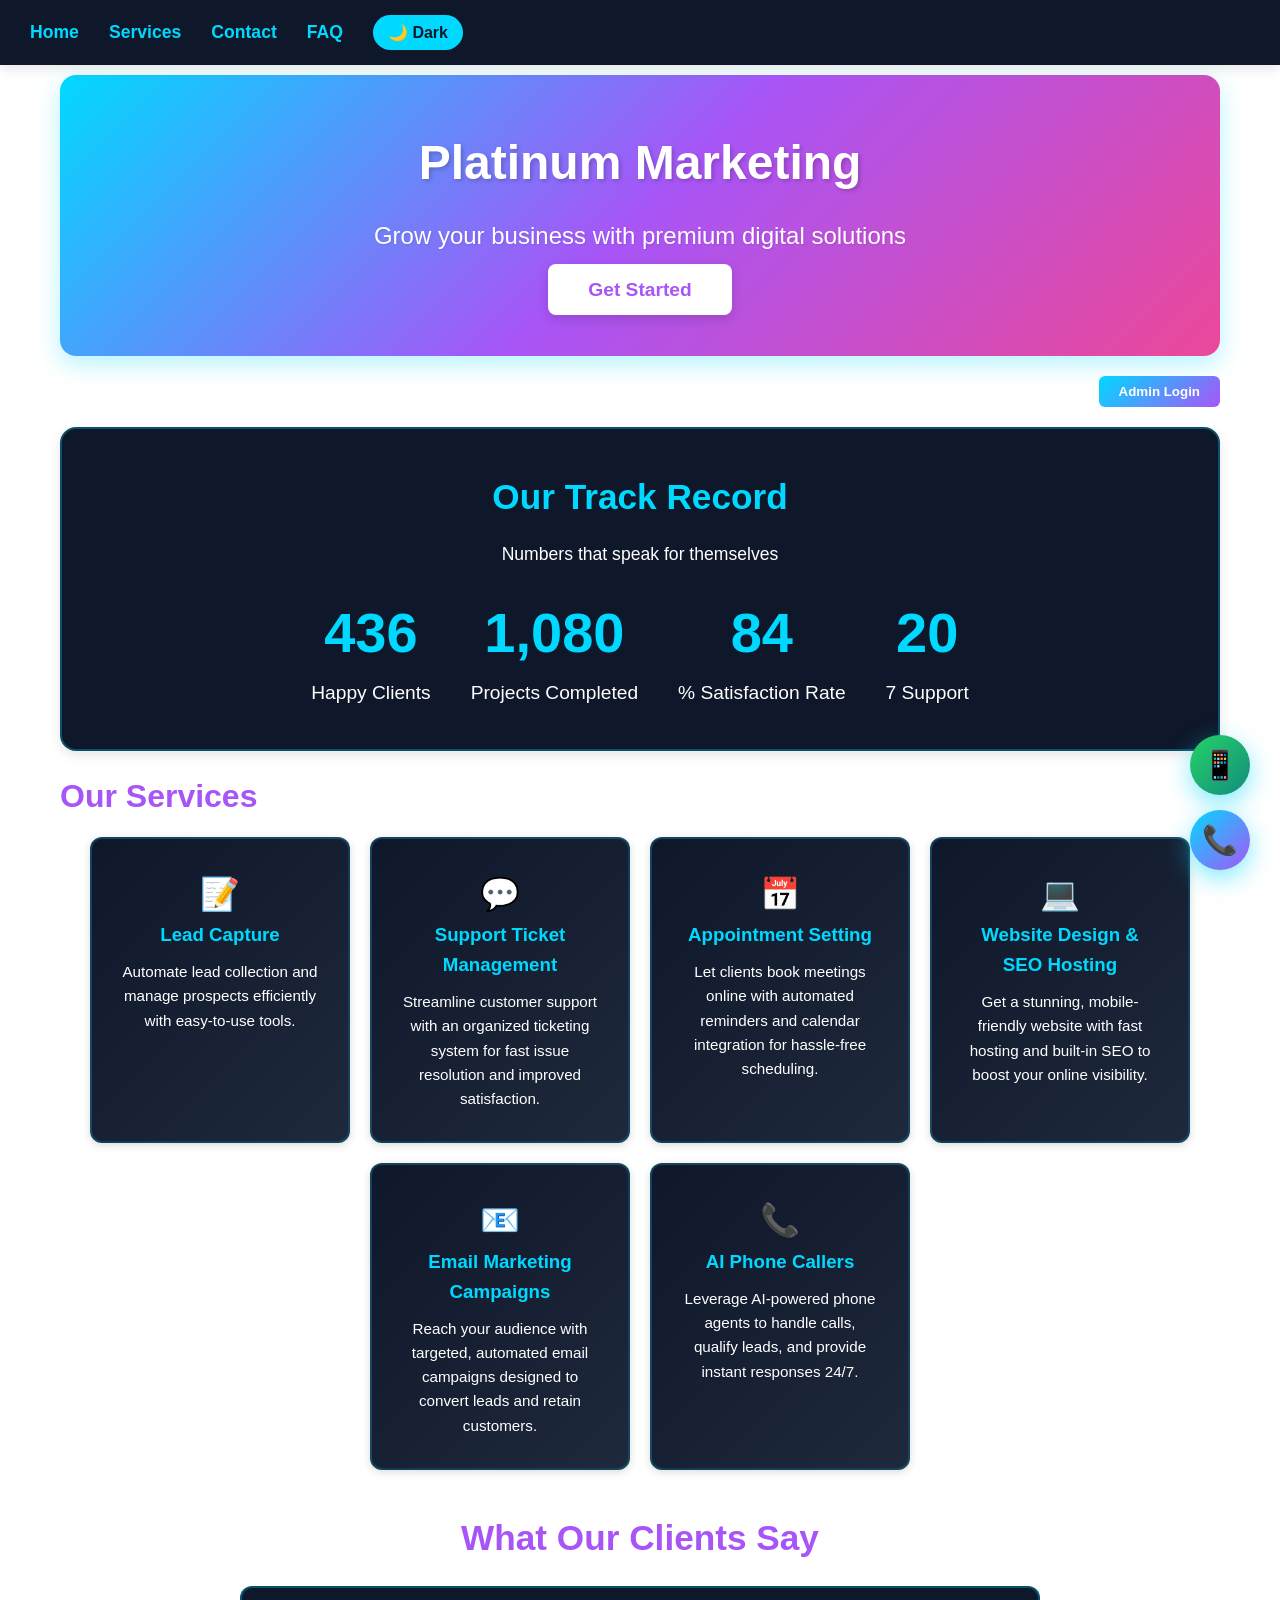
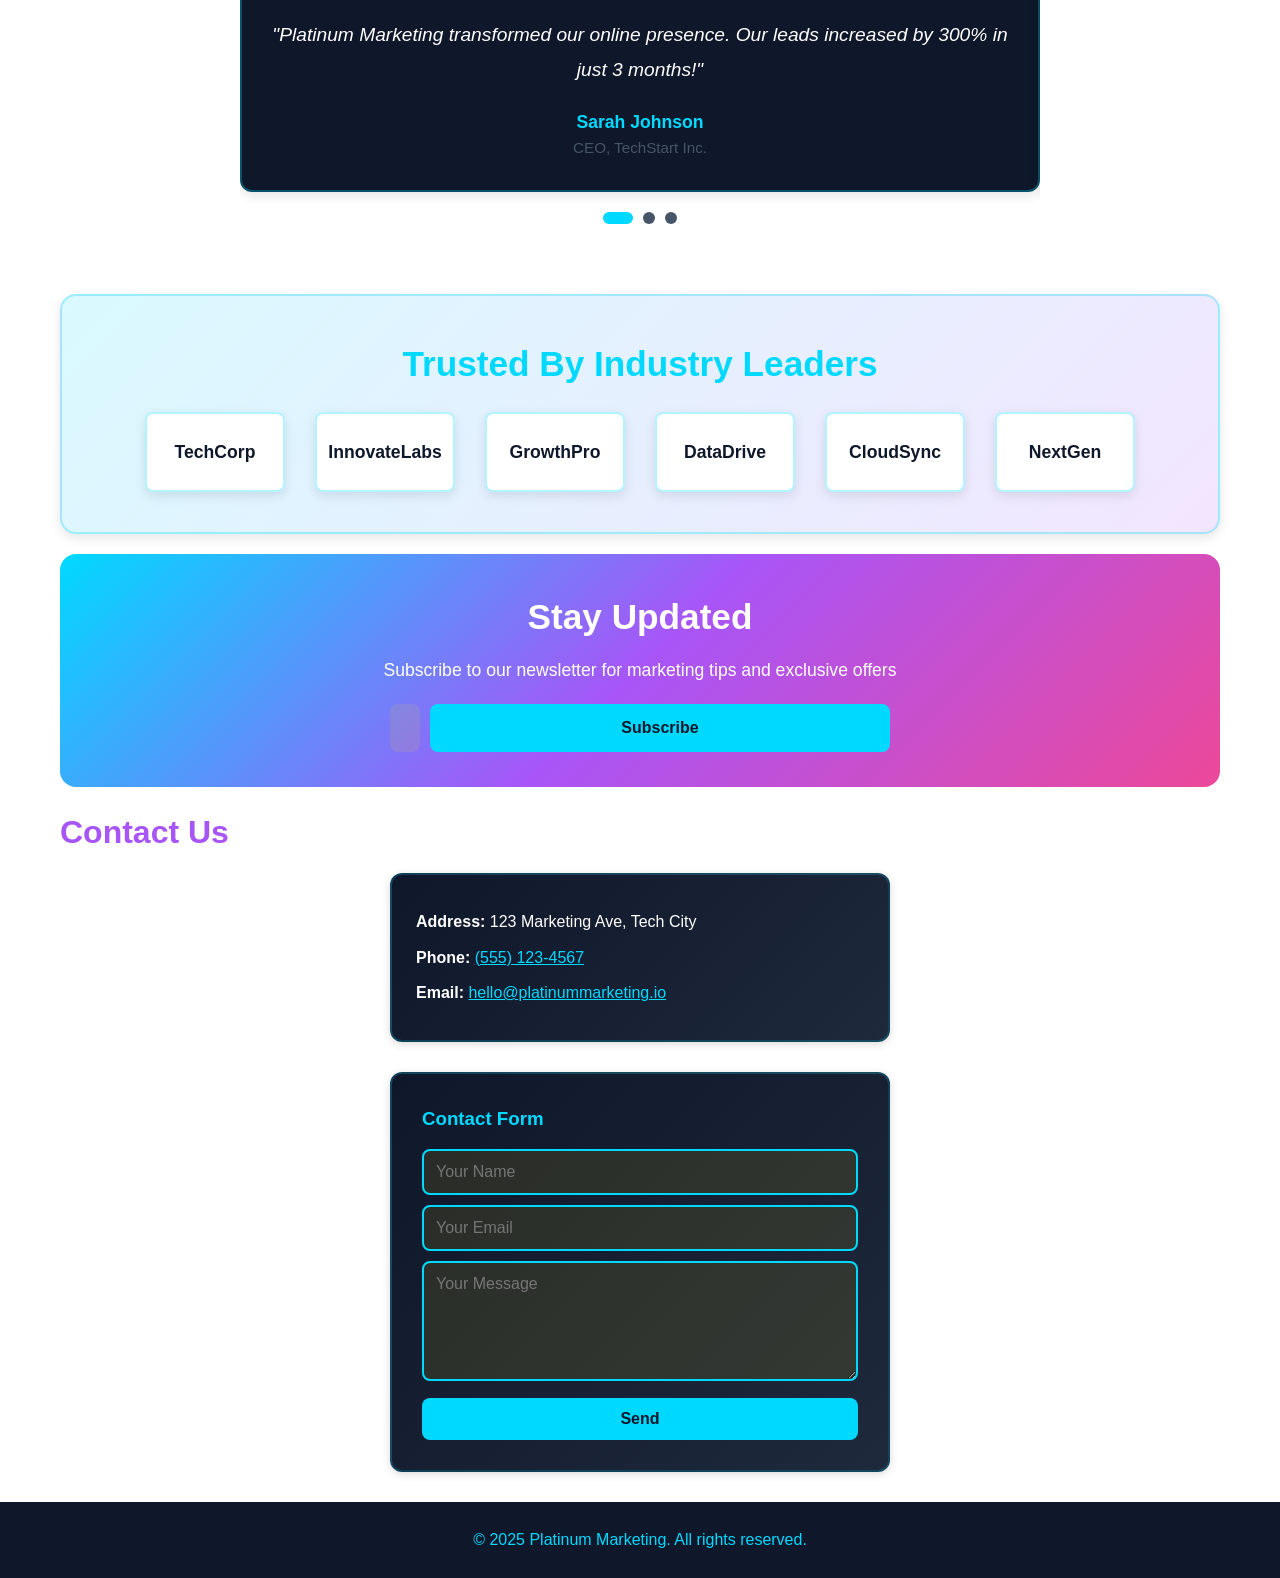
<file: index.html>
<!DOCTYPE html>
<html lang="en">
<head>
    <meta charset="UTF-8">
    <meta name="viewport" content="width=device-width, initial-scale=1.0">
    <title>Platinum Marketing</title>
    <link rel="stylesheet" href="style.css">
</head>
<body>
    <!-- Scroll Progress Bar -->
    <div id="scroll-progress"></div>
    
    <header>
        <nav>
            <ul>
                <li><a href="#home">Home</a></li>
                <li><a href="#services">Services</a></li>
                <li><a href="#contact">Contact</a></li>
                <li><a href="faq.html">FAQ</a></li>
                <li><button id="theme-toggle" onclick="toggleTheme()">🌙 Dark</button></li>
            </ul>
        </nav>
    </header>
    <main>
        <section id="admin-leads" style="background: linear-gradient(135deg, #0F172A 0%, #1E293B 100%); color: #00D9FF; padding: 30px; border-radius: 12px; max-width: 800px; margin: 40px auto; box-shadow: 0 2px 8px rgba(0,0,0,0.15); border: 2px solid rgba(0, 217, 255, 0.3);">
            <h2 style="font-size: 2em; color: #00D9FF; margin-bottom: 20px;">Leads Admin</h2>
            <button id="export-leads" style="margin-bottom: 20px; background: linear-gradient(135deg, #00D9FF, #A855F7); color: white; border: none; padding: 10px 20px; border-radius: 6px; cursor: pointer; font-weight: bold;">Export Leads (CSV)</button>
            <table id="leads-table" style="width:100%; background:#0F172A; color:#00D9FF; border-collapse:collapse;">
                <thead>
                    <tr style="background: linear-gradient(135deg, #00D9FF, #A855F7); color: white;">
                        <th style="padding:8px;">Name</th>
                        <th style="padding:8px;">Email</th>
                        <th style="padding:8px;">Message</th>
                        <th style="padding:8px;">Date</th>
                    </tr>
                </thead>
                <tbody></tbody>
            </table>
        </section>
        <section id="home"></section>
        <section id="hero" style="background: linear-gradient(135deg, #00D9FF 0%, #A855F7 50%, #EC4899 100%); color: white; padding: 50px 20px; text-align: center; border-radius: 16px; margin-bottom: 20px; box-shadow: 0 8px 24px rgba(0, 217, 255, 0.3);">
            <h1 style="font-size: 3em; font-family: 'Segoe UI', Arial, sans-serif; font-weight: bold; margin-bottom: 15px; text-shadow: 2px 2px 4px rgba(0,0,0,0.2);">Platinum Marketing</h1>
            <p style="font-size: 1.5em; font-family: 'Segoe UI', Arial, sans-serif; margin-bottom: 20px; text-shadow: 1px 1px 2px rgba(0,0,0,0.1);">Grow your business with premium digital solutions</p>
            <a href="#contact" style="background: white; color: #A855F7; padding: 15px 40px; border-radius: 8px; font-size: 1.2em; text-decoration: none; font-weight: bold; box-shadow: 0 4px 12px rgba(0,0,0,0.15); transition: background 0.3s;">Get Started</a>
        </section>
        <div style="text-align:right; margin: 10px 0 15px;">
            <button onclick="showAdminLeads()" style="background: linear-gradient(135deg, #00D9FF, #A855F7); color: white; padding: 8px 20px; border-radius: 6px; font-weight: bold; cursor: pointer; border: none;">Admin Login</button>
        </div>
        
        <!-- Statistics Section -->
        <section id="statistics" class="fade-in">
            <h2 style="font-size: 2.2em; color: #00D9FF; margin-bottom: 15px;">Our Track Record</h2>
            <p style="font-size: 1.1em; color: #fff; margin-bottom: 15px;">Numbers that speak for themselves</p>
            <div class="stats-container">
                <div class="stat-item">
                    <span class="stat-number" data-target="500">0</span>
                    <span class="stat-label">Happy Clients</span>
                </div>
                <div class="stat-item">
                    <span class="stat-number" data-target="1250">0</span>
                    <span class="stat-label">Projects Completed</span>
                </div>
                <div class="stat-item">
                    <span class="stat-number" data-target="98">0</span>
                    <span class="stat-label">% Satisfaction Rate</span>
                </div>
                <div class="stat-item">
                    <span class="stat-number" data-target="24">0</span>
                    <span class="stat-label">7 Support</span>
                </div>
            </div>
        </section>
        
        <section id="services">
            <h2 style="font-size: 2em; color: #A855F7; margin-bottom: 15px;">Our Services</h2>
            <div style="display: flex; flex-wrap: wrap; gap: 20px; justify-content: center;">
                <div class="service-card" style="background: linear-gradient(135deg, #0F172A 0%, #1E293B 100%); color: #00D9FF; padding: 30px; border-radius: 12px; width: 260px; box-shadow: 0 2px 8px rgba(0,0,0,0.15); text-align: center; border: 2px solid rgba(0, 217, 255, 0.2);">
                    <span style="font-size: 2em;">📝</span>
                    <h3>Lead Capture</h3>
                    <p style="font-size: 0.95em; color: #fff; margin-top: 10px;">Automate lead collection and manage prospects efficiently with easy-to-use tools.</p>
                </div>
                <div class="service-card" style="background: linear-gradient(135deg, #0F172A 0%, #1E293B 100%); color: #00D9FF; padding: 30px; border-radius: 12px; width: 260px; box-shadow: 0 2px 8px rgba(0,0,0,0.15); text-align: center; border: 2px solid rgba(0, 217, 255, 0.2);">
                    <span style="font-size: 2em;">&#128172;</span>
                    <h3>Support Ticket Management</h3>
                    <p style="font-size: 0.95em; color: #fff; margin-top: 10px;">Streamline customer support with an organized ticketing system for fast issue resolution and improved satisfaction.</p>
                </div>
                <div class="service-card" style="background: linear-gradient(135deg, #0F172A 0%, #1E293B 100%); color: #00D9FF; padding: 30px; border-radius: 12px; width: 260px; box-shadow: 0 2px 8px rgba(0,0,0,0.15); text-align: center; border: 2px solid rgba(0, 217, 255, 0.2);">
                    <span style="font-size: 2em;">&#128197;</span>
                    <h3>Appointment Setting</h3>
                    <p style="font-size: 0.95em; color: #fff; margin-top: 10px;">Let clients book meetings online with automated reminders and calendar integration for hassle-free scheduling.</p>
                </div>
                <div class="service-card" style="background: linear-gradient(135deg, #0F172A 0%, #1E293B 100%); color: #00D9FF; padding: 30px; border-radius: 12px; width: 260px; box-shadow: 0 2px 8px rgba(0,0,0,0.15); text-align: center; border: 2px solid rgba(0, 217, 255, 0.2);">
                    <span style="font-size: 2em;">&#128187;</span>
                    <h3>Website Design & SEO Hosting</h3>
                    <p style="font-size: 0.95em; color: #fff; margin-top: 10px;">Get a stunning, mobile-friendly website with fast hosting and built-in SEO to boost your online visibility.</p>
                </div>
                <div class="service-card" style="background: linear-gradient(135deg, #0F172A 0%, #1E293B 100%); color: #00D9FF; padding: 30px; border-radius: 12px; width: 260px; box-shadow: 0 2px 8px rgba(0,0,0,0.15); text-align: center; border: 2px solid rgba(0, 217, 255, 0.2);">
                    <span style="font-size: 2em;">&#128231;</span>
                    <h3>Email Marketing Campaigns</h3>
                    <p style="font-size: 0.95em; color: #fff; margin-top: 10px;">Reach your audience with targeted, automated email campaigns designed to convert leads and retain customers.</p>
                </div>
                <div class="service-card" style="background: linear-gradient(135deg, #0F172A 0%, #1E293B 100%); color: #00D9FF; padding: 30px; border-radius: 12px; width: 260px; box-shadow: 0 2px 8px rgba(0,0,0,0.15); text-align: center; border: 2px solid rgba(0, 217, 255, 0.2);">
                    <span style="font-size: 2em;">&#128222;</span>
                    <h3>AI Phone Callers</h3>
                    <p style="font-size: 0.95em; color: #fff; margin-top: 10px;">Leverage AI-powered phone agents to handle calls, qualify leads, and provide instant responses 24/7.</p>
                </div>
            </div>
        </section>
        
        <!-- Testimonials Carousel -->
        <section id="testimonials" class="fade-in">
            <h2 style="font-size: 2.2em; color: #A855F7; margin-bottom: 15px;">What Our Clients Say</h2>
            <div class="testimonial-carousel">
                <div class="testimonial-track">
                    <div class="testimonial-slide">
                        <p class="testimonial-text">"Platinum Marketing transformed our online presence. Our leads increased by 300% in just 3 months!"</p>
                        <p class="testimonial-author">Sarah Johnson</p>
                        <p class="testimonial-role">CEO, TechStart Inc.</p>
                    </div>
                    <div class="testimonial-slide">
                        <p class="testimonial-text">"The AI phone caller feature is a game-changer. We never miss a potential customer anymore."</p>
                        <p class="testimonial-author">Michael Chen</p>
                        <p class="testimonial-role">Founder, GrowthHub</p>
                    </div>
                    <div class="testimonial-slide">
                        <p class="testimonial-text">"Professional, responsive, and results-driven. Best investment we've made for our business."</p>
                        <p class="testimonial-author">Emily Rodriguez</p>
                        <p class="testimonial-role">Marketing Director, InnovateCo</p>
                    </div>
                </div>
                <div class="carousel-dots">
                    <span class="dot active"></span>
                    <span class="dot"></span>
                    <span class="dot"></span>
                </div>
            </div>
        </section>
        
        <!-- Client Logos -->
        <section id="clients" class="fade-in">
            <h2 style="font-size: 2.2em; color: #00D9FF; margin-bottom: 15px;">Trusted By Industry Leaders</h2>
            <div class="logos-container">
                <div class="client-logo">TechCorp</div>
                <div class="client-logo">InnovateLabs</div>
                <div class="client-logo">GrowthPro</div>
                <div class="client-logo">DataDrive</div>
                <div class="client-logo">CloudSync</div>
                <div class="client-logo">NextGen</div>
            </div>
        </section>
        
        <!-- Newsletter Section -->
        <section id="newsletter" class="fade-in">
            <h2>Stay Updated</h2>
            <p>Subscribe to our newsletter for marketing tips and exclusive offers</p>
            <form class="newsletter-form">
                <input type="email" placeholder="Enter your email" required>
                <button type="submit">Subscribe</button>
            </form>
        </section>
        
        <section id="contact" style="margin-top: 20px;">
            <h2 style="font-size: 2em; color: #A855F7; margin-bottom: 15px;">Contact Us</h2>
            <div style="background: linear-gradient(135deg, #0F172A 0%, #1E293B 100%); color: #00D9FF; padding: 24px; border-radius: 12px; max-width: 500px; margin: 0 auto 30px auto; box-shadow: 0 2px 8px rgba(0,0,0,0.15); border: 2px solid rgba(0, 217, 255, 0.2);">
                <p style="margin: 10px 0; color: #fff;"><strong>Address:</strong> 123 Marketing Ave, Tech City</p>
                <p style="margin: 10px 0; color: #fff;"><strong>Phone:</strong> <a href="tel:+15551234567" style="color: #00D9FF; text-decoration: underline;">(555) 123-4567</a></p>
                <p style="margin: 10px 0; color: #fff;"><strong>Email:</strong> <a href="mailto:hello@platinummarketing.io" style="color: #00D9FF; text-decoration: underline;">hello@platinummarketing.io</a></p>
            </div>
            <!-- Simple Contact Form Start -->
            <div style="background: linear-gradient(135deg, #0F172A 0%, #1E293B 100%); padding: 30px; border-radius: 12px; max-width: 500px; margin: auto; box-shadow: 0 2px 8px rgba(0,0,0,0.15); border: 2px solid rgba(0, 217, 255, 0.2);">
                <h3 style="color: #00D9FF; margin-bottom: 15px;">Contact Form</h3>
                <form>
                    <input type="text" id="lead-name" placeholder="Your Name" required style="margin-bottom: 10px;">
                    <input type="email" id="lead-email" placeholder="Your Email" required style="margin-bottom: 10px;">
                    <textarea id="lead-message" placeholder="Your Message" required style="margin-bottom: 10px;"></textarea>
                    <button type="submit">Send</button>
                    <div id="lead-confirmation" style="display:none; color:#00D9FF; margin-top:15px; font-weight:bold;">Thank you! Your message has been received.</div>
                </form>
            </div>
            <!-- Simple Contact Form End -->
        </section>
    </main>
    
    <!-- Floating Action Buttons -->
    <div class="floating-buttons">
        <a href="https://wa.me/15551234567" class="floating-btn whatsapp-btn" target="_blank" title="Chat on WhatsApp">📱</a>
        <a href="tel:+15551234567" class="floating-btn call-btn" title="Call Us">📞</a>
    </div>
    
    <footer>
        <p>&copy; 2025 Platinum Marketing. All rights reserved.</p>
    </footer>
    <script src="script.js"></script>
    <script>
            // Hide admin section by default and show on admin login
            document.addEventListener('DOMContentLoaded', function() {
                var adminSection = document.getElementById('admin-leads');
                if (adminSection) {
                    adminSection.style.display = 'none';
                }
                window.showAdminLeads = function() {
                    var password = prompt('Enter admin password:');
                    if (password === 'admin123') {
                        adminSection.style.display = 'block';
                    } else {
                        alert('Incorrect password.');
                    }
                }
            });
        </script>
</body>
</html>
</file>
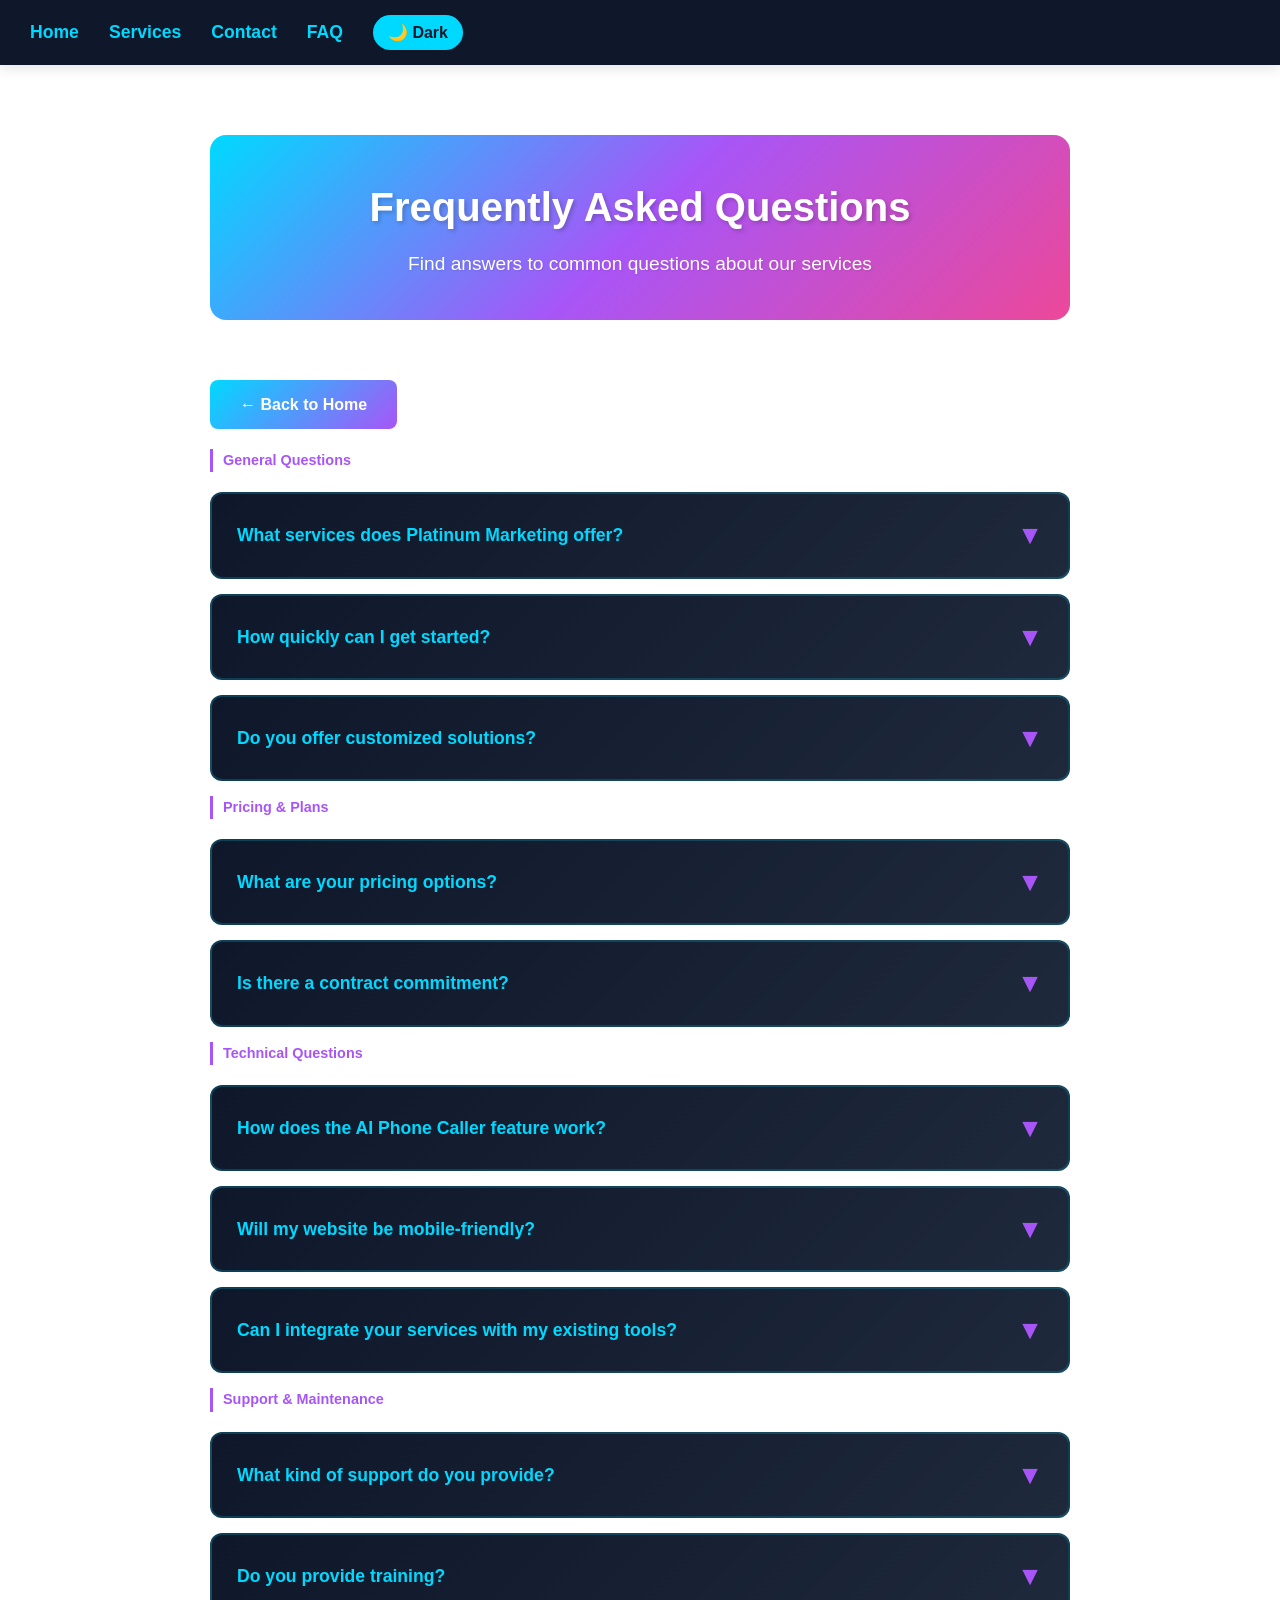
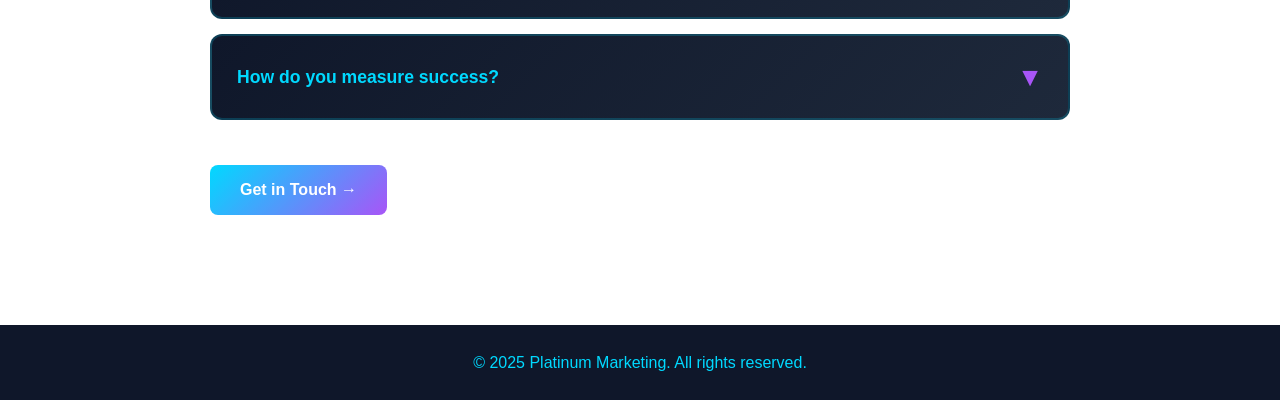
<file: faq.html>
<!DOCTYPE html>
<html lang="en">
<head>
    <meta charset="UTF-8">
    <meta name="viewport" content="width=device-width, initial-scale=1.0">
    <title>FAQ - Platinum Marketing</title>
    <link rel="stylesheet" href="style.css">
    <style>
        .faq-container {
            max-width: 900px;
            margin: 40px auto;
            padding: 20px;
        }

        .faq-header {
            text-align: center;
            margin-bottom: 40px;
            padding: 40px 20px;
            background: linear-gradient(135deg, #00D9FF 0%, #A855F7 50%, #EC4899 100%);
            border-radius: 16px;
            color: white;
        }

        .faq-header h1 {
            font-size: 2.5em;
            margin-bottom: 10px;
            text-shadow: 2px 2px 4px rgba(0,0,0,0.2);
        }

        .faq-header p {
            font-size: 1.2em;
            text-shadow: 1px 1px 2px rgba(0,0,0,0.1);
        }

        .faq-item {
            background: linear-gradient(135deg, #0F172A 0%, #1E293B 100%);
            border: 2px solid rgba(0, 217, 255, 0.2);
            border-radius: 12px;
            margin-bottom: 15px;
            overflow: hidden;
            transition: all 0.3s ease;
        }

        .faq-item:hover {
            border-color: rgba(0, 217, 255, 0.5);
            box-shadow: 0 8px 20px rgba(0, 217, 255, 0.3);
        }

        .faq-question {
            padding: 20px 25px;
            cursor: pointer;
            display: flex;
            justify-content: space-between;
            align-items: center;
            color: #00D9FF;
            font-weight: 600;
            font-size: 1.1em;
            user-select: none;
        }

        .faq-question:hover {
            background: rgba(0, 217, 255, 0.05);
        }

        .faq-icon {
            font-size: 1.5em;
            transition: transform 0.3s ease;
            color: #A855F7;
        }

        .faq-item.active .faq-icon {
            transform: rotate(180deg);
        }

        .faq-answer {
            max-height: 0;
            overflow: hidden;
            transition: max-height 0.3s ease, padding 0.3s ease;
            color: white;
            padding: 0 25px;
        }

        .faq-item.active .faq-answer {
            max-height: 500px;
            padding: 0 25px 20px;
        }

        .faq-answer p {
            line-height: 1.8;
            font-size: 1em;
        }

        .back-link {
            display: inline-block;
            margin: 20px 0;
            padding: 12px 30px;
            background: linear-gradient(135deg, #00D9FF, #A855F7);
            color: white;
            text-decoration: none;
            border-radius: 8px;
            font-weight: bold;
            transition: all 0.3s ease;
        }

        .back-link:hover {
            transform: scale(1.05);
            box-shadow: 0 4px 12px rgba(0, 217, 255, 0.4);
        }

        .category {
            color: #A855F7;
            font-size: 0.9em;
            font-weight: bold;
            margin-bottom: 20px;
            padding-left: 10px;
            border-left: 3px solid #A855F7;
        }
    </style>
</head>
<body>
    <!-- Scroll Progress Bar -->
    <div id="scroll-progress"></div>
    
    <header>
        <nav>
            <ul>
                <li><a href="index.html#home">Home</a></li>
                <li><a href="index.html#services">Services</a></li>
                <li><a href="index.html#contact">Contact</a></li>
                <li><a href="faq.html">FAQ</a></li>
                <li><button id="theme-toggle" onclick="toggleTheme()">🌙 Dark</button></li>
            </ul>
        </nav>
    </header>

    <main>
        <div class="faq-container">
            <div class="faq-header">
                <h1>Frequently Asked Questions</h1>
                <p>Find answers to common questions about our services</p>
            </div>

            <a href="index.html" class="back-link">← Back to Home</a>

            <div class="category">General Questions</div>

            <div class="faq-item">
                <div class="faq-question">
                    <span>What services does Platinum Marketing offer?</span>
                    <span class="faq-icon">▼</span>
                </div>
                <div class="faq-answer">
                    <p>We offer a comprehensive suite of digital marketing services including Lead Capture, Support Ticket Management, Appointment Setting, Website Design & SEO Hosting, Email Marketing Campaigns, and AI Phone Callers. Each service is designed to help your business grow and streamline operations.</p>
                </div>
            </div>

            <div class="faq-item">
                <div class="faq-question">
                    <span>How quickly can I get started?</span>
                    <span class="faq-icon">▼</span>
                </div>
                <div class="faq-answer">
                    <p>Most clients can get started within 24-48 hours after our initial consultation. We'll schedule a call to understand your needs, create a customized plan, and begin implementation right away.</p>
                </div>
            </div>

            <div class="faq-item">
                <div class="faq-question">
                    <span>Do you offer customized solutions?</span>
                    <span class="faq-icon">▼</span>
                </div>
                <div class="faq-answer">
                    <p>Absolutely! We understand that every business is unique. We tailor our services to meet your specific goals, industry requirements, and budget. Our team works closely with you to create solutions that fit perfectly.</p>
                </div>
            </div>

            <div class="category">Pricing & Plans</div>

            <div class="faq-item">
                <div class="faq-question">
                    <span>What are your pricing options?</span>
                    <span class="faq-icon">▼</span>
                </div>
                <div class="faq-answer">
                    <p>We offer flexible pricing based on your needs and the services you choose. Contact us for a free consultation and custom quote. We have packages suitable for startups, small businesses, and large enterprises.</p>
                </div>
            </div>

            <div class="faq-item">
                <div class="faq-question">
                    <span>Is there a contract commitment?</span>
                    <span class="faq-icon">▼</span>
                </div>
                <div class="faq-answer">
                    <p>We offer both month-to-month and annual contracts. Annual contracts come with significant discounts and additional perks. There's no long-term commitment required to get started.</p>
                </div>
            </div>

            <div class="category">Technical Questions</div>

            <div class="faq-item">
                <div class="faq-question">
                    <span>How does the AI Phone Caller feature work?</span>
                    <span class="faq-icon">▼</span>
                </div>
                <div class="faq-answer">
                    <p>Our AI Phone Callers use advanced natural language processing to handle customer calls 24/7. They can answer questions, qualify leads, schedule appointments, and route complex queries to your team. The AI learns from each interaction to continuously improve.</p>
                </div>
            </div>

            <div class="faq-item">
                <div class="faq-question">
                    <span>Will my website be mobile-friendly?</span>
                    <span class="faq-icon">▼</span>
                </div>
                <div class="faq-answer">
                    <p>Yes! All websites we design are fully responsive and optimized for mobile devices, tablets, and desktops. Mobile-first design is a core part of our development process to ensure the best user experience across all devices.</p>
                </div>
            </div>

            <div class="faq-item">
                <div class="faq-question">
                    <span>Can I integrate your services with my existing tools?</span>
                    <span class="faq-icon">▼</span>
                </div>
                <div class="faq-answer">
                    <p>Yes! We integrate with most popular CRM systems, email platforms, calendar apps, and business tools. Our team will work with you to ensure seamless integration with your existing tech stack.</p>
                </div>
            </div>

            <div class="category">Support & Maintenance</div>

            <div class="faq-item">
                <div class="faq-question">
                    <span>What kind of support do you provide?</span>
                    <span class="faq-icon">▼</span>
                </div>
                <div class="faq-answer">
                    <p>We offer 24/7 customer support via email, phone, and live chat. Our dedicated support team is always ready to help with technical issues, answer questions, and provide guidance on best practices.</p>
                </div>
            </div>

            <div class="faq-item">
                <div class="faq-question">
                    <span>Do you provide training?</span>
                    <span class="faq-icon">▼</span>
                </div>
                <div class="faq-answer">
                    <p>Yes! We provide comprehensive training for you and your team on all our services. This includes video tutorials, documentation, and live training sessions to ensure you get the most out of our solutions.</p>
                </div>
            </div>

            <div class="faq-item">
                <div class="faq-question">
                    <span>How do you measure success?</span>
                    <span class="faq-icon">▼</span>
                </div>
                <div class="faq-answer">
                    <p>We provide detailed analytics and reporting dashboards that track key metrics like lead generation, conversion rates, website traffic, email open rates, and ROI. You'll have full visibility into your campaign performance at all times.</p>
                </div>
            </div>

            <a href="index.html#contact" class="back-link" style="margin-top: 30px;">Get in Touch →</a>
        </div>
    </main>

    <footer>
        <p>&copy; 2025 Platinum Marketing. All rights reserved.</p>
    </footer>

    <script src="script.js"></script>
    <script>
        // FAQ Accordion functionality
        document.addEventListener('DOMContentLoaded', function() {
            const faqItems = document.querySelectorAll('.faq-item');
            
            faqItems.forEach(item => {
                const question = item.querySelector('.faq-question');
                
                question.addEventListener('click', () => {
                    // Close other items
                    faqItems.forEach(otherItem => {
                        if (otherItem !== item && otherItem.classList.contains('active')) {
                            otherItem.classList.remove('active');
                        }
                    });
                    
                    // Toggle current item
                    item.classList.toggle('active');
                });
            });
        });
    </script>
</body>
</html>
</file>
<file: style.css>
/* ===== CSS Variables for Theme ===== */
:root {
    --primary-gold: #00D9FF;
    --primary-dark: #0F172A;
    --accent-purple: #A855F7;
    --accent-pink: #EC4899;
    --accent-orange: #F97316;
    --accent-green: #10B981;
    --bg-light: #FFFFFF;
    --bg-section: #F8FAFC;
    --text-dark: #0F172A;
    --text-light: #fff;
    --text-muted: #475569;
    --border-color: rgba(0, 217, 255, 0.3);
    --shadow: 0 4px 12px rgba(0,0,0,0.1);
    --shadow-hover: 0 8px 24px rgba(0, 217, 255, 0.5);
}

[data-theme="dark"] {
    --bg-light: #0F172A;
    --bg-section: #1E293B;
    --text-dark: #F1F5F9;
    --text-light: #F1F5F9;
    --text-muted: #94A3B8;
    --border-color: rgba(0, 217, 255, 0.3);
    --shadow: 0 2px 8px rgba(0,0,0,0.4);
    --shadow-hover: 0 8px 20px rgba(0, 217, 255, 0.5);
}

/* ===== Global Styles ===== */
* {
    margin: 0;
    padding: 0;
    box-sizing: border-box;
}

body {
    font-family: 'Segoe UI', Arial, sans-serif;
    background: var(--bg-light);
    color: var(--text-dark);
    line-height: 1.6;
    overflow-x: hidden;
    transition: background 0.3s ease, color 0.3s ease;
}

main {
    padding: 10px 20px;
    max-width: 1200px;
    margin: 0 auto;
}

/* ===== Scroll Progress Bar ===== */
#scroll-progress {
    position: fixed;
    top: 0;
    left: 0;
    height: 4px;
    background: linear-gradient(90deg, var(--primary-gold), var(--accent-purple), var(--accent-pink));
    width: 0%;
    z-index: 9999;
    transition: width 0.1s ease;
}

/* ===== Sticky Header ===== */
header {
    position: sticky;
    top: 0;
    background: var(--primary-dark);
    box-shadow: var(--shadow);
    z-index: 1000;
    transition: all 0.3s ease;
}

header.scrolled {
    box-shadow: 0 4px 12px rgba(0,0,0,0.3);
}

nav {
    display: flex;
    justify-content: space-between;
    align-items: center;
    padding: 15px 30px;
    max-width: 1400px;
    margin: 0 auto;
}

nav ul {
    display: flex;
    list-style: none;
    gap: 30px;
    align-items: center;
}

nav ul li a {
    color: var(--primary-gold);
    text-decoration: none;
    font-weight: 600;
    font-size: 1.1em;
    transition: color 0.3s ease, transform 0.3s ease;
    display: inline-block;
}

nav ul li a:hover {
    color: var(--accent-purple);
    transform: translateY(-2px);
}

/* ===== Dark Mode Toggle ===== */
#theme-toggle {
    background: var(--primary-gold);
    color: var(--primary-dark);
    border: none;
    padding: 8px 15px;
    border-radius: 20px;
    cursor: pointer;
    font-weight: bold;
    font-size: 1em;
    transition: all 0.3s ease;
}

#theme-toggle:hover {
    background: var(--accent-purple);
    color: white;
    transform: scale(1.05);
}

/* ===== Floating Action Buttons ===== */
.floating-buttons {
    position: fixed;
    bottom: 30px;
    right: 30px;
    display: flex;
    flex-direction: column;
    gap: 15px;
    z-index: 999;
}

.floating-btn {
    width: 60px;
    height: 60px;
    border-radius: 50%;
    display: flex;
    align-items: center;
    justify-content: center;
    font-size: 1.8em;
    cursor: pointer;
    box-shadow: var(--shadow-hover);
    transition: all 0.3s ease;
    text-decoration: none;
    animation: float 3s ease-in-out infinite;
}

.floating-btn:hover {
    transform: scale(1.1) rotate(10deg);
}

.whatsapp-btn {
    background: linear-gradient(135deg, #25D366, #128C7E);
    color: white;
}

.call-btn {
    background: linear-gradient(135deg, var(--primary-gold), var(--accent-purple));
    color: white;
}

@keyframes float {
    0%, 100% { transform: translateY(0); }
    50% { transform: translateY(-10px); }
}

/* ===== Scroll Animations ===== */
.fade-in {
    opacity: 0;
    transform: translateY(30px);
    transition: opacity 0.6s ease, transform 0.6s ease;
}

.fade-in.visible {
    opacity: 1;
    transform: translateY(0);
}

/* ===== Service Cards Enhanced ===== */
.service-card {
    transition: all 0.4s ease !important;
    cursor: pointer;
}

.service-card:hover {
    transform: translateY(-10px) scale(1.03) !important;
    box-shadow: var(--shadow-hover) !important;
}

.service-card span {
    display: inline-block;
    transition: transform 0.4s ease;
}

.service-card:hover span {
    transform: scale(1.2) rotate(10deg);
}

/* ===== Statistics Section ===== */
#statistics {
    background: var(--primary-dark);
    color: var(--text-light);
    padding: 40px 20px;
    border-radius: 16px;
    margin: 20px 0;
    text-align: center;
    border: 2px solid var(--border-color);
    box-shadow: var(--shadow);
}

.stats-container {
    display: flex;
    flex-wrap: wrap;
    justify-content: center;
    gap: 40px;
    margin-top: 20px;
}

.stat-item {
    text-align: center;
}

.stat-number {
    font-size: 3.5em;
    font-weight: bold;
    color: var(--primary-gold);
    display: block;
}

.stat-label {
    font-size: 1.2em;
    color: var(--text-light);
    margin-top: 10px;
}

/* ===== Testimonials Carousel ===== */
#testimonials {
    padding: 40px 20px 30px;
    text-align: center;
}

.testimonial-carousel {
    position: relative;
    max-width: 800px;
    margin: 20px auto;
    overflow: hidden;
}

.testimonial-track {
    display: flex;
    transition: transform 0.5s ease;
}

.testimonial-slide {
    min-width: 100%;
    padding: 30px;
    background: var(--primary-dark);
    color: var(--text-light);
    border-radius: 12px;
    box-shadow: var(--shadow);
    border: 2px solid var(--border-color);
}

.testimonial-text {
    font-size: 1.2em;
    font-style: italic;
    margin-bottom: 20px;
    line-height: 1.8;
}

.testimonial-author {
    color: var(--primary-gold);
    font-weight: bold;
    font-size: 1.1em;
}

.testimonial-role {
    color: var(--text-muted);
    font-size: 0.95em;
}

.carousel-dots {
    display: flex;
    justify-content: center;
    gap: 10px;
    margin-top: 20px;
}

.dot {
    width: 12px;
    height: 12px;
    border-radius: 50%;
    background: var(--text-muted);
    cursor: pointer;
    transition: all 0.3s ease;
}

.dot.active {
    background: var(--primary-gold);
    width: 30px;
    border-radius: 6px;
}

/* ===== Client Logos ===== */
#clients {
    padding: 40px 20px;
    text-align: center;
    background: linear-gradient(135deg, rgba(0, 217, 255, 0.15) 0%, rgba(168, 85, 247, 0.15) 100%);
    border-radius: 16px;
    margin: 20px 0;
    border: 2px solid var(--border-color);
    box-shadow: var(--shadow);
}

.logos-container {
    display: flex;
    flex-wrap: wrap;
    justify-content: center;
    align-items: center;
    gap: 30px;
    margin-top: 20px;
}

.client-logo {
    width: 140px;
    height: 80px;
    background: white;
    border-radius: 8px;
    display: flex;
    align-items: center;
    justify-content: center;
    padding: 15px;
    box-shadow: var(--shadow);
    transition: all 0.3s ease;
    font-weight: bold;
    color: var(--primary-dark);
    font-size: 1.1em;
    border: 2px solid var(--border-color);
}

.client-logo:hover {
    transform: scale(1.1);
    box-shadow: var(--shadow-hover);
}

/* ===== Newsletter Section ===== */
#newsletter {
    background: linear-gradient(135deg, var(--primary-gold) 0%, var(--accent-purple) 50%, var(--accent-pink) 100%);
    padding: 35px 20px;
    border-radius: 16px;
    text-align: center;
    margin: 20px 0;
    color: white;
}

#newsletter h2 {
    font-size: 2.2em;
    margin-bottom: 10px;
}

#newsletter p {
    font-size: 1.1em;
    margin-bottom: 20px;
}

.newsletter-form {
    display: flex;
    max-width: 500px;
    margin: 0 auto;
    gap: 10px;
}

.newsletter-form input {
    flex: 1;
    padding: 15px;
    border: none;
    border-radius: 8px;
    font-size: 1em;
    outline: none;
}

.newsletter-form button {
    padding: 15px 30px;
    background: white;
    color: var(--accent-purple);
    border: none;
    border-radius: 8px;
    font-weight: bold;
    font-size: 1em;
    cursor: pointer;
    transition: all 0.3s ease;
}

.newsletter-form button:hover {
    background: var(--primary-dark);
    color: var(--primary-gold);
    transform: scale(1.05);
}

/* ===== Footer ===== */
footer {
    background: var(--primary-dark);
    color: var(--primary-gold);
    text-align: center;
    padding: 25px;
    margin-top: 20px;
}

/* ===== Form Styles ===== */
input, textarea, button[type="submit"] {
    width: 100%;
    padding: 12px;
    border: 2px solid var(--primary-gold);
    border-radius: 8px;
    font-size: 1em;
    font-family: 'Segoe UI', Arial, sans-serif;
    background: rgba(255, 215, 0, 0.1);
    color: var(--text-light);
    transition: all 0.3s ease;
}

input:focus, textarea:focus {
    outline: none;
    border-color: var(--accent-purple);
    background: rgba(0, 217, 255, 0.1);
    transform: scale(1.02);
}

button[type="submit"] {
    background: var(--primary-gold);
    color: var(--primary-dark);
    font-weight: bold;
    cursor: pointer;
    border: none;
}

button[type="submit"]:hover {
    background: var(--accent-purple);
    transform: scale(1.05);
}

textarea {
    min-height: 120px;
    resize: vertical;
}

/* ===== Responsive Design ===== */
@media (max-width: 768px) {
    nav ul {
        gap: 15px;
    }
    
    nav ul li a {
        font-size: 0.95em;
    }
    
    .stats-container {
        gap: 30px;
    }
    
    .stat-number {
        font-size: 2.5em;
    }
    
    .newsletter-form {
        flex-direction: column;
    }
    
    .floating-buttons {
        bottom: 20px;
        right: 20px;
    }
    
    .floating-btn {
        width: 50px;
        height: 50px;
        font-size: 1.5em;
    }
    
    .logos-container {
        gap: 20px;
    }
    
    .client-logo {
        width: 120px;
        height: 70px;
    }
}

@media (max-width: 480px) {
    #hero h1 {
        font-size: 2em !important;
    }
    
    #hero p {
        font-size: 1.2em !important;
    }
    
    section h2 {
        font-size: 1.5em !important;
    }
}
</file>
